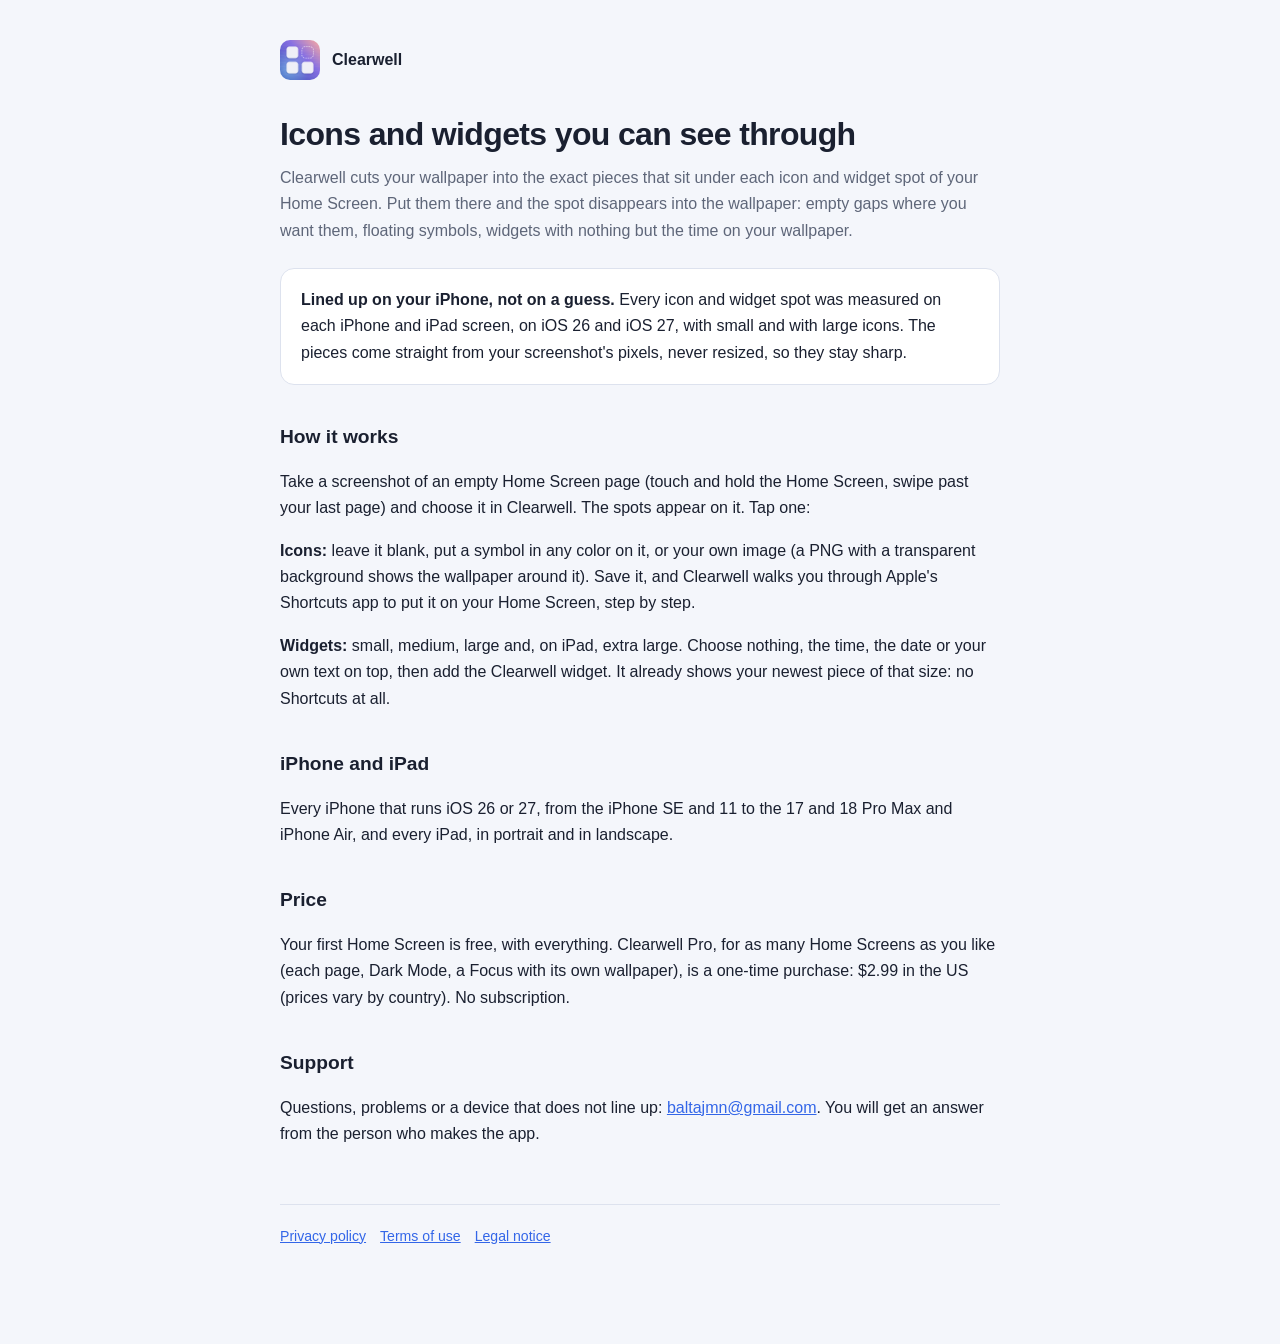
<file: index.html>
<!doctype html>
<html lang="en">
<head>
<meta charset="utf-8">
<meta name="viewport" content="width=device-width, initial-scale=1">
<title>Clearwell: Transparent Icons and Widgets</title>
<meta name="description" content="See-through Home Screen icons and widgets for iPhone and iPad, cut from your own wallpaper and lined up to the pixel on every model, iOS 26 and 27. No account, no Shortcuts maze.">
<link rel="canonical" href="https://clearwell.baltajmn.dev/">
<link rel="icon" href="/cw/icon-64.png" type="image/png">
<link rel="apple-touch-icon" href="/cw/icon-180.png">
<link rel="stylesheet" href="/cw/site.css">
</head>
<body>
<main>
<a class="brand" href="/"><img src="/cw/icon-180.png" alt="">Clearwell</a>
<h1>Icons and widgets you can see through</h1>
<p class="lede">Clearwell cuts your wallpaper into the exact pieces that sit under each icon and widget spot of your Home Screen. Put them there and the spot disappears into the wallpaper: empty gaps where you want them, floating symbols, widgets with nothing but the time on your wallpaper.</p>

<div class="box"><p><strong>Lined up on your iPhone, not on a guess.</strong> Every icon and widget spot was measured on each iPhone and iPad screen, on iOS 26 and iOS 27, with small and with large icons. The pieces come straight from your screenshot's pixels, never resized, so they stay sharp.</p></div>

<h2>How it works</h2>
<p>Take a screenshot of an empty Home Screen page (touch and hold the Home Screen, swipe past your last page) and choose it in Clearwell. The spots appear on it. Tap one:</p>
<p><strong>Icons:</strong> leave it blank, put a symbol in any color on it, or your own image (a PNG with a transparent background shows the wallpaper around it). Save it, and Clearwell walks you through Apple's Shortcuts app to put it on your Home Screen, step by step.</p>
<p><strong>Widgets:</strong> small, medium, large and, on iPad, extra large. Choose nothing, the time, the date or your own text on top, then add the Clearwell widget. It already shows your newest piece of that size: no Shortcuts at all.</p>

<h2>iPhone and iPad</h2>
<p>Every iPhone that runs iOS 26 or 27, from the iPhone SE and 11 to the 17 and 18 Pro Max and iPhone Air, and every iPad, in portrait and in landscape.</p>

<h2>Price</h2>
<p>Your first Home Screen is free, with everything. Clearwell Pro, for as many Home Screens as you like (each page, Dark Mode, a Focus with its own wallpaper), is a one-time purchase: $2.99 in the US (prices vary by country). No subscription.</p>

<h2>Support</h2>
<p>Questions, problems or a device that does not line up: <a href="mailto:baltajmn@gmail.com?subject=Clearwell">baltajmn@gmail.com</a>. You will get an answer from the person who makes the app.</p>

<footer><a href="/privacy/">Privacy policy</a><a href="https://www.apple.com/legal/internet-services/itunes/dev/stdeula/">Terms of use</a><a href="/legal.html">Legal notice</a></footer>
</main>
</body>
</html>
</file>
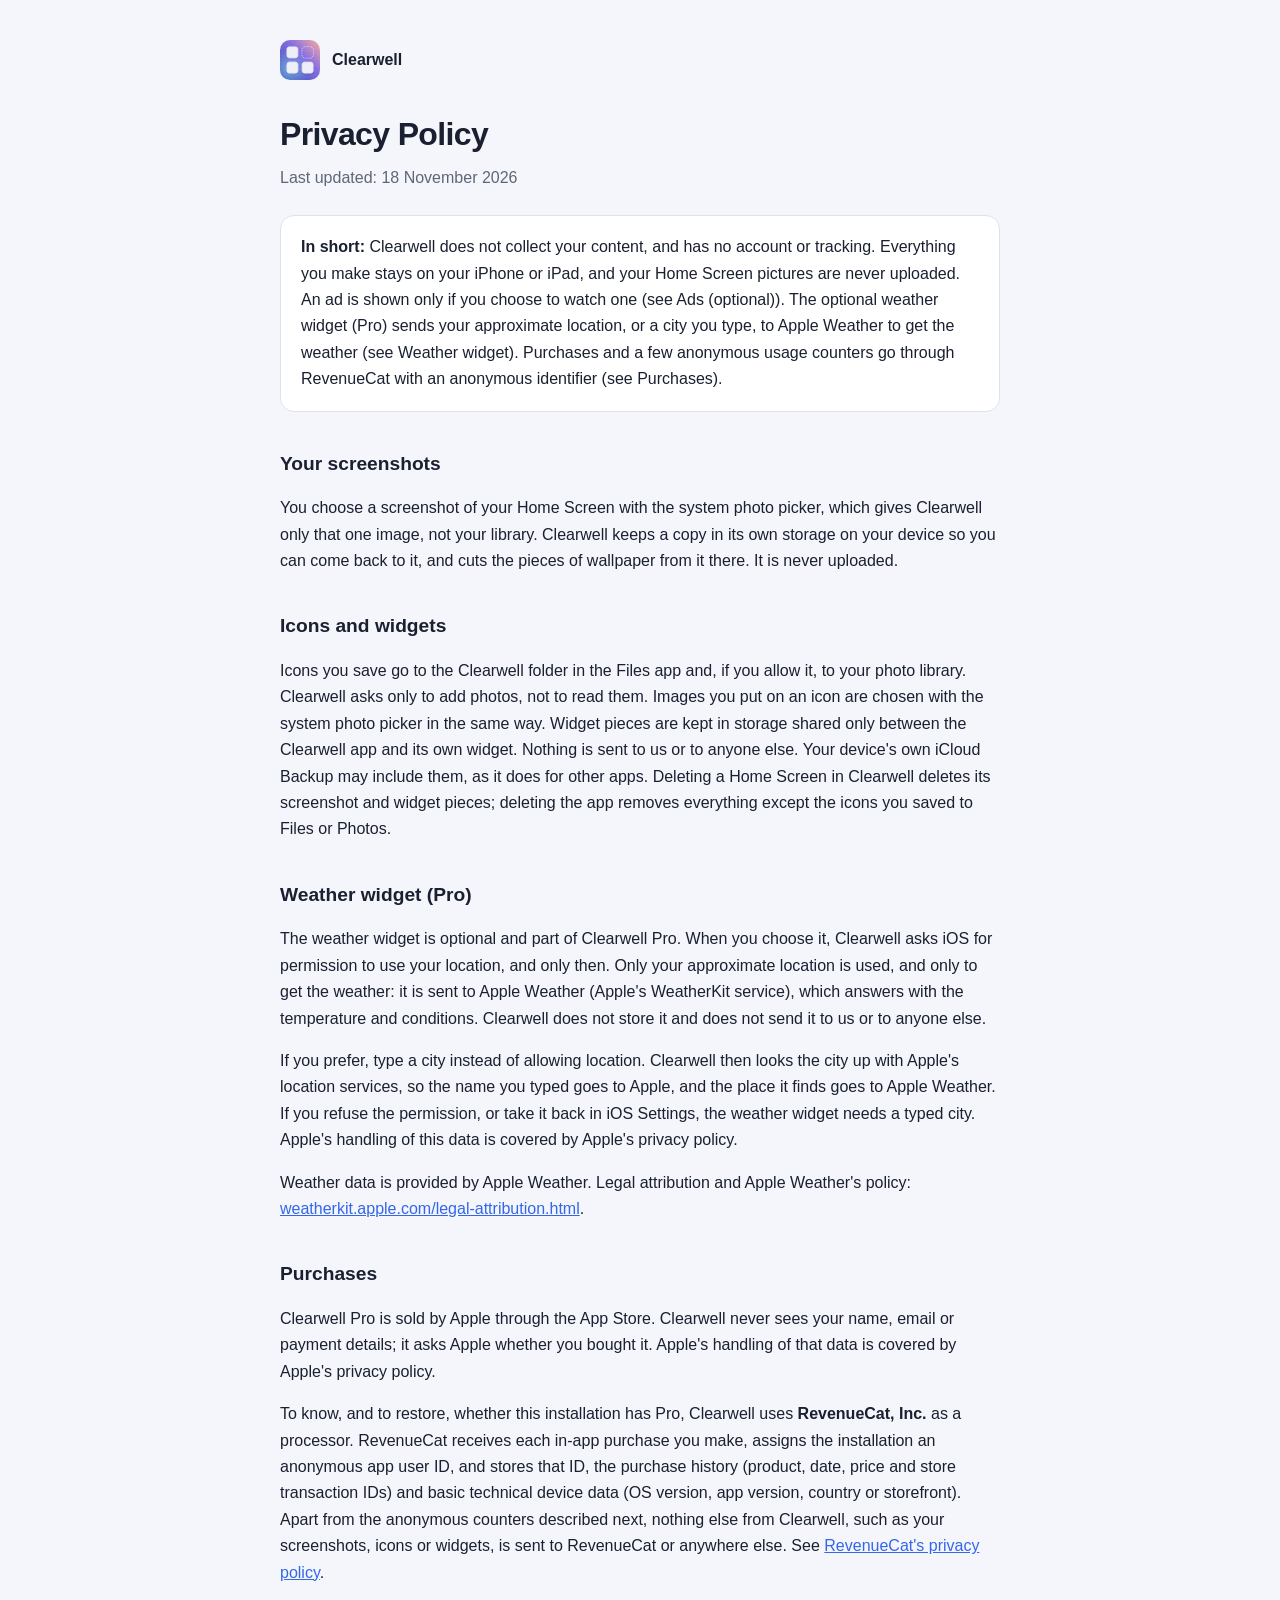
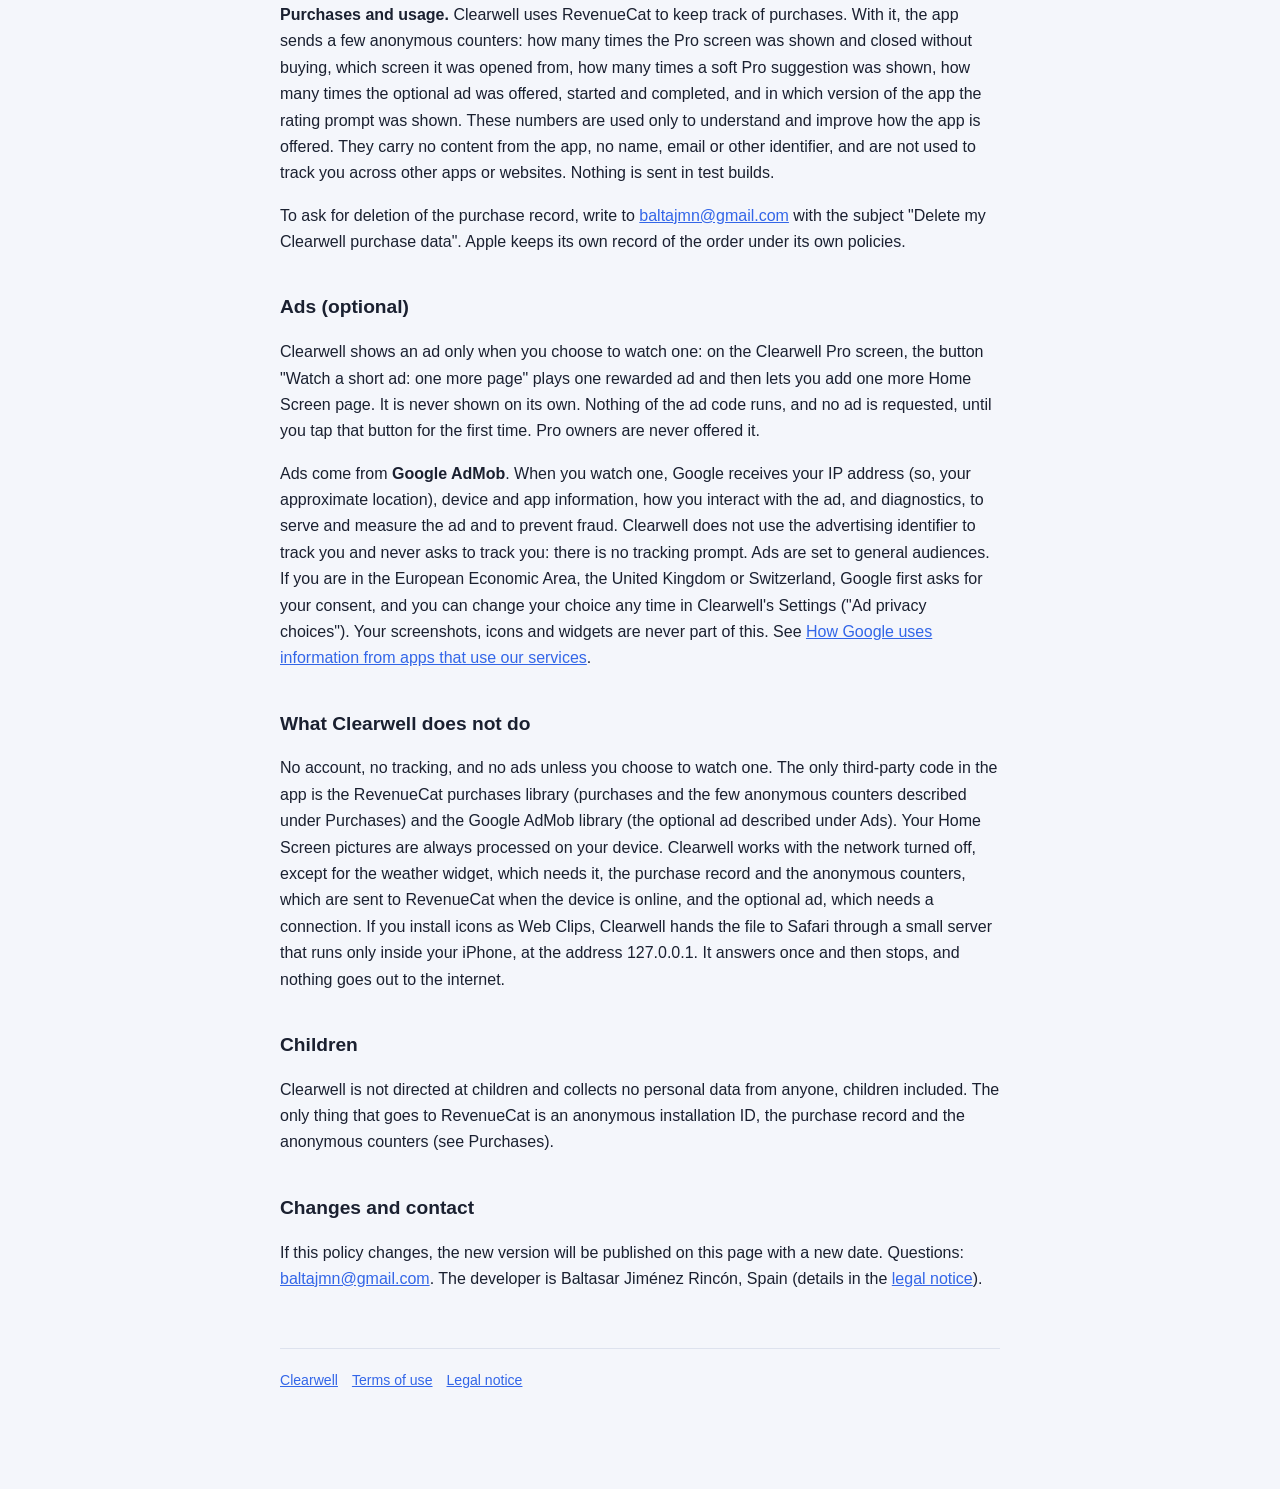
<file: privacy/index.html>
<!doctype html>
<html lang="en">
<head>
<meta charset="utf-8">
<meta name="viewport" content="width=device-width, initial-scale=1">
<title>Clearwell Privacy Policy</title>
<meta name="description" content="Clearwell does not collect your content and has no account or tracking and shows an ad only if you choose to watch one. Your screenshots, icons and widgets stay on your device. Purchases and a few anonymous usage counters go through RevenueCat with an anonymous identifier.">
<link rel="canonical" href="https://clearwell.baltajmn.dev/privacy/">
<link rel="icon" href="/cw/icon-64.png" type="image/png">
<link rel="stylesheet" href="/cw/site.css">
</head>
<body>
<main>
<a class="brand" href="/"><img src="/cw/icon-180.png" alt="">Clearwell</a>
<h1>Privacy Policy</h1>
<p class="lede">Last updated: 18 November 2026</p>

<div class="box"><p><strong>In short:</strong> Clearwell does not collect your content, and has no account or tracking. Everything you make stays on your iPhone or iPad, and your Home Screen pictures are never uploaded. An ad is shown only if you choose to watch one (see Ads (optional)). The optional weather widget (Pro) sends your approximate location, or a city you type, to Apple Weather to get the weather (see Weather widget). Purchases and a few anonymous usage counters go through RevenueCat with an anonymous identifier (see Purchases).</p></div>

<h2>Your screenshots</h2>
<p>You choose a screenshot of your Home Screen with the system photo picker, which gives Clearwell only that one image, not your library. Clearwell keeps a copy in its own storage on your device so you can come back to it, and cuts the pieces of wallpaper from it there. It is never uploaded.</p>

<h2>Icons and widgets</h2>
<p>Icons you save go to the Clearwell folder in the Files app and, if you allow it, to your photo library. Clearwell asks only to add photos, not to read them. Images you put on an icon are chosen with the system photo picker in the same way. Widget pieces are kept in storage shared only between the Clearwell app and its own widget. Nothing is sent to us or to anyone else. Your device's own iCloud Backup may include them, as it does for other apps. Deleting a Home Screen in Clearwell deletes its screenshot and widget pieces; deleting the app removes everything except the icons you saved to Files or Photos.</p>

<h2>Weather widget (Pro)</h2>
<p>The weather widget is optional and part of Clearwell Pro. When you choose it, Clearwell asks iOS for permission to use your location, and only then. Only your approximate location is used, and only to get the weather: it is sent to Apple Weather (Apple's WeatherKit service), which answers with the temperature and conditions. Clearwell does not store it and does not send it to us or to anyone else.</p>
<p>If you prefer, type a city instead of allowing location. Clearwell then looks the city up with Apple's location services, so the name you typed goes to Apple, and the place it finds goes to Apple Weather. If you refuse the permission, or take it back in iOS Settings, the weather widget needs a typed city. Apple's handling of this data is covered by Apple's privacy policy.</p>
<p>Weather data is provided by Apple Weather. Legal attribution and Apple Weather's policy: <a href="https://weatherkit.apple.com/legal-attribution.html" rel="noopener">weatherkit.apple.com/legal-attribution.html</a>.</p>

<h2>Purchases</h2>
<p>Clearwell Pro is sold by Apple through the App Store. Clearwell never sees your name, email or payment details; it asks Apple whether you bought it. Apple's handling of that data is covered by Apple's privacy policy.</p>
<p>To know, and to restore, whether this installation has Pro, Clearwell uses <strong>RevenueCat, Inc.</strong> as a processor. RevenueCat receives each in-app purchase you make, assigns the installation an anonymous app user ID, and stores that ID, the purchase history (product, date, price and store transaction IDs) and basic technical device data (OS version, app version, country or storefront). Apart from the anonymous counters described next, nothing else from Clearwell, such as your screenshots, icons or widgets, is sent to RevenueCat or anywhere else. See <a href="https://www.revenuecat.com/privacy" rel="noopener">RevenueCat's privacy policy</a>.</p>
<p><strong>Purchases and usage.</strong> Clearwell uses RevenueCat to keep track of purchases. With it, the app sends a few anonymous counters: how many times the Pro screen was shown and closed without buying, which screen it was opened from, how many times a soft Pro suggestion was shown, how many times the optional ad was offered, started and completed, and in which version of the app the rating prompt was shown. These numbers are used only to understand and improve how the app is offered. They carry no content from the app, no name, email or other identifier, and are not used to track you across other apps or websites. Nothing is sent in test builds.</p>
<p>To ask for deletion of the purchase record, write to <a href="mailto:baltajmn@gmail.com?subject=Delete%20my%20Clearwell%20purchase%20data">baltajmn@gmail.com</a> with the subject "Delete my Clearwell purchase data". Apple keeps its own record of the order under its own policies.</p>

<h2>Ads (optional)</h2>
<p>Clearwell shows an ad only when you choose to watch one: on the Clearwell Pro screen, the button "Watch a short ad: one more page" plays one rewarded ad and then lets you add one more Home Screen page. It is never shown on its own. Nothing of the ad code runs, and no ad is requested, until you tap that button for the first time. Pro owners are never offered it.</p>
<p>Ads come from <strong>Google AdMob</strong>. When you watch one, Google receives your IP address (so, your approximate location), device and app information, how you interact with the ad, and diagnostics, to serve and measure the ad and to prevent fraud. Clearwell does not use the advertising identifier to track you and never asks to track you: there is no tracking prompt. Ads are set to general audiences. If you are in the European Economic Area, the United Kingdom or Switzerland, Google first asks for your consent, and you can change your choice any time in Clearwell's Settings ("Ad privacy choices"). Your screenshots, icons and widgets are never part of this. See <a href="https://policies.google.com/technologies/partner-sites" rel="noopener">How Google uses information from apps that use our services</a>.</p>

<h2>What Clearwell does not do</h2>
<p>No account, no tracking, and no ads unless you choose to watch one. The only third-party code in the app is the RevenueCat purchases library (purchases and the few anonymous counters described under Purchases) and the Google AdMob library (the optional ad described under Ads). Your Home Screen pictures are always processed on your device. Clearwell works with the network turned off, except for the weather widget, which needs it, the purchase record and the anonymous counters, which are sent to RevenueCat when the device is online, and the optional ad, which needs a connection. If you install icons as Web Clips, Clearwell hands the file to Safari through a small server that runs only inside your iPhone, at the address 127.0.0.1. It answers once and then stops, and nothing goes out to the internet.</p>

<h2>Children</h2>
<p>Clearwell is not directed at children and collects no personal data from anyone, children included. The only thing that goes to RevenueCat is an anonymous installation ID, the purchase record and the anonymous counters (see Purchases).</p>

<h2>Changes and contact</h2>
<p>If this policy changes, the new version will be published on this page with a new date. Questions: <a href="mailto:baltajmn@gmail.com?subject=Clearwell%20privacy">baltajmn@gmail.com</a>. The developer is Baltasar Jiménez Rincón, Spain (details in the <a href="/legal.html">legal notice</a>).</p>

<footer><a href="/">Clearwell</a><a href="https://www.apple.com/legal/internet-services/itunes/dev/stdeula/">Terms of use</a><a href="/legal.html">Legal notice</a></footer>
</main>
</body>
</html>
</file>
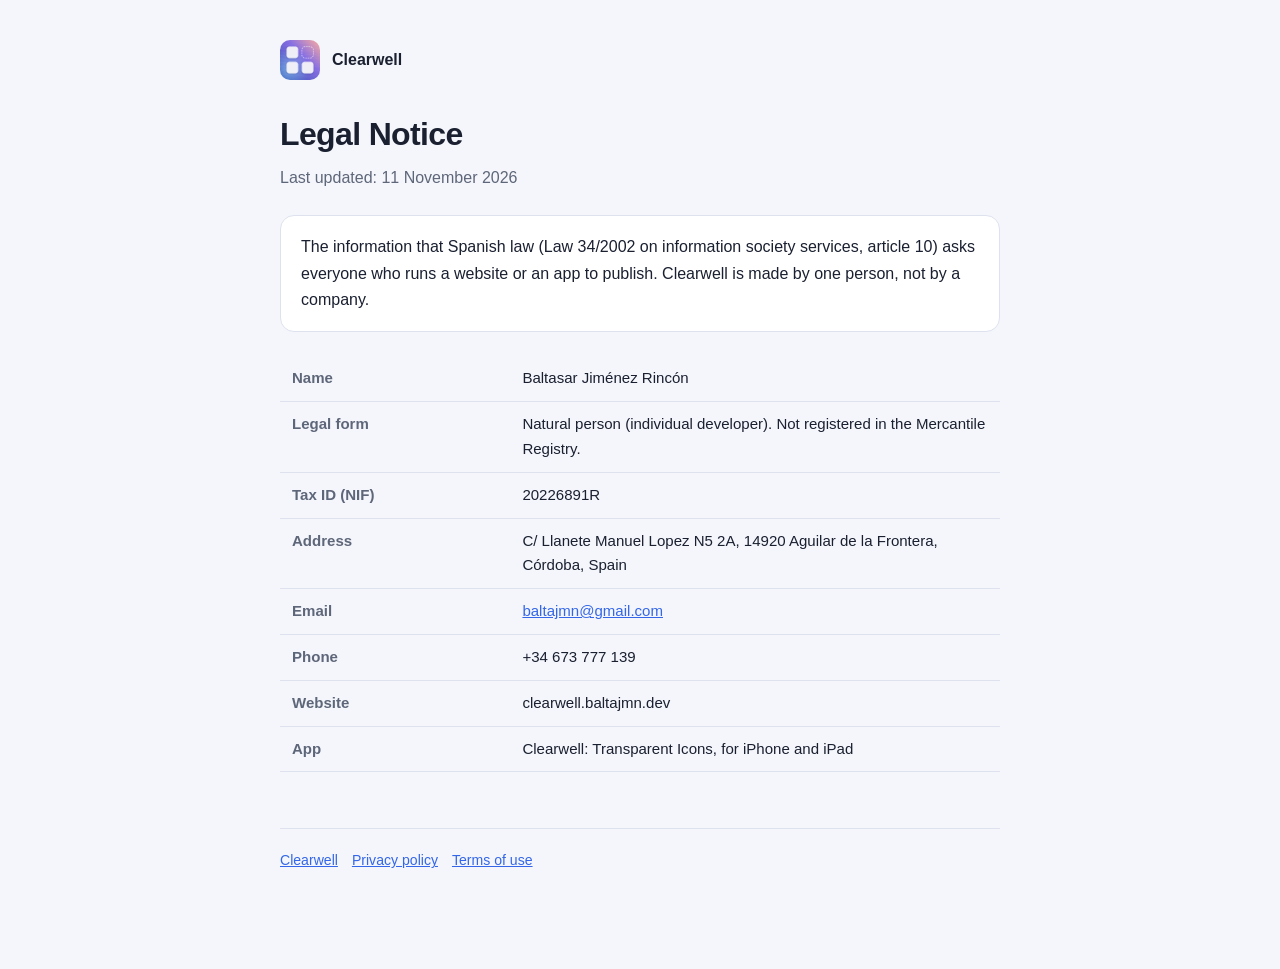
<file: legal.html>
<!doctype html>
<html lang="en">
<head>
<meta charset="utf-8">
<meta name="viewport" content="width=device-width, initial-scale=1">
<title>Clearwell Legal Notice</title>
<meta name="description" content="Legal notice of Clearwell: who makes it and how to get in touch.">
<link rel="canonical" href="https://clearwell.baltajmn.dev/legal.html">
<link rel="icon" href="/cw/icon-64.png" type="image/png">
<link rel="stylesheet" href="/cw/site.css">
</head>
<body>
<main>
<a class="brand" href="/"><img src="/cw/icon-180.png" alt="">Clearwell</a>
<h1>Legal Notice</h1>
<p class="lede">Last updated: 11 November 2026</p>
<div class="box"><p>The information that Spanish law (Law 34/2002 on information society services, article 10) asks everyone who runs a website or an app to publish. Clearwell is made by one person, not by a company.</p></div>
<table>
<tr><th>Name</th><td>Baltasar Jiménez Rincón</td></tr>
<tr><th>Legal form</th><td>Natural person (individual developer). Not registered in the Mercantile Registry.</td></tr>
<tr><th>Tax ID (NIF)</th><td>20226891R</td></tr>
<tr><th>Address</th><td>C/ Llanete Manuel Lopez N5 2A, 14920 Aguilar de la Frontera, Córdoba, Spain</td></tr>
<tr><th>Email</th><td><a href="mailto:baltajmn@gmail.com">baltajmn@gmail.com</a></td></tr>
<tr><th>Phone</th><td>+34 673 777 139</td></tr>
<tr><th>Website</th><td>clearwell.baltajmn.dev</td></tr>
<tr><th>App</th><td>Clearwell: Transparent Icons, for iPhone and iPad</td></tr>
</table>
<footer><a href="/">Clearwell</a><a href="/privacy/">Privacy policy</a><a href="https://www.apple.com/legal/internet-services/itunes/dev/stdeula/">Terms of use</a></footer>
</main>
</body>
</html>
</file>
<file: cw/site.css>
:root { --bg: #F4F6FB; --surface: #FFFFFF; --ink: #1A2030; --muted: #5E6679; --line: #DDE2EE; --accent: #3366E8; }
@media (prefers-color-scheme: dark) {
  :root { --bg: #11141C; --surface: #191D28; --ink: #E9ECF4; --muted: #A2A9BA; --line: #2B3142; --accent: #86A6FF; }
}
* { box-sizing: border-box; }
body { margin: 0; padding: 40px 20px 96px; background: var(--bg); color: var(--ink);
  font: 16px/1.65 -apple-system, BlinkMacSystemFont, "Segoe UI", Roboto, Helvetica, Arial, sans-serif; }
main { max-width: 720px; margin: 0 auto; }
h1 { font-size: 2rem; font-weight: 650; letter-spacing: -0.02em; margin: 0 0 4px; }
h2 { font-size: 1.2rem; font-weight: 650; margin: 36px 0 8px; }
.brand { display: flex; align-items: center; gap: 12px; margin: 0 0 28px; text-decoration: none; color: var(--ink); font-weight: 650; }
.brand img { width: 40px; height: 40px; border-radius: 10px; }
.lede { color: var(--muted); margin: 0 0 24px; }
.box { background: var(--surface); border: 1px solid var(--line); border-radius: 14px; padding: 18px 20px; margin: 24px 0; }
.box p { margin: 0; }
table { border-collapse: collapse; width: 100%; font-size: 0.94rem; }
th, td { text-align: left; padding: 10px 12px; border-bottom: 1px solid var(--line); vertical-align: top; }
th { color: var(--muted); font-weight: 600; width: 32%; }
a { color: var(--accent); }
footer { color: var(--muted); font-size: 0.88rem; margin-top: 56px; border-top: 1px solid var(--line); padding-top: 20px; }
footer a { margin-right: 14px; }
</file>
